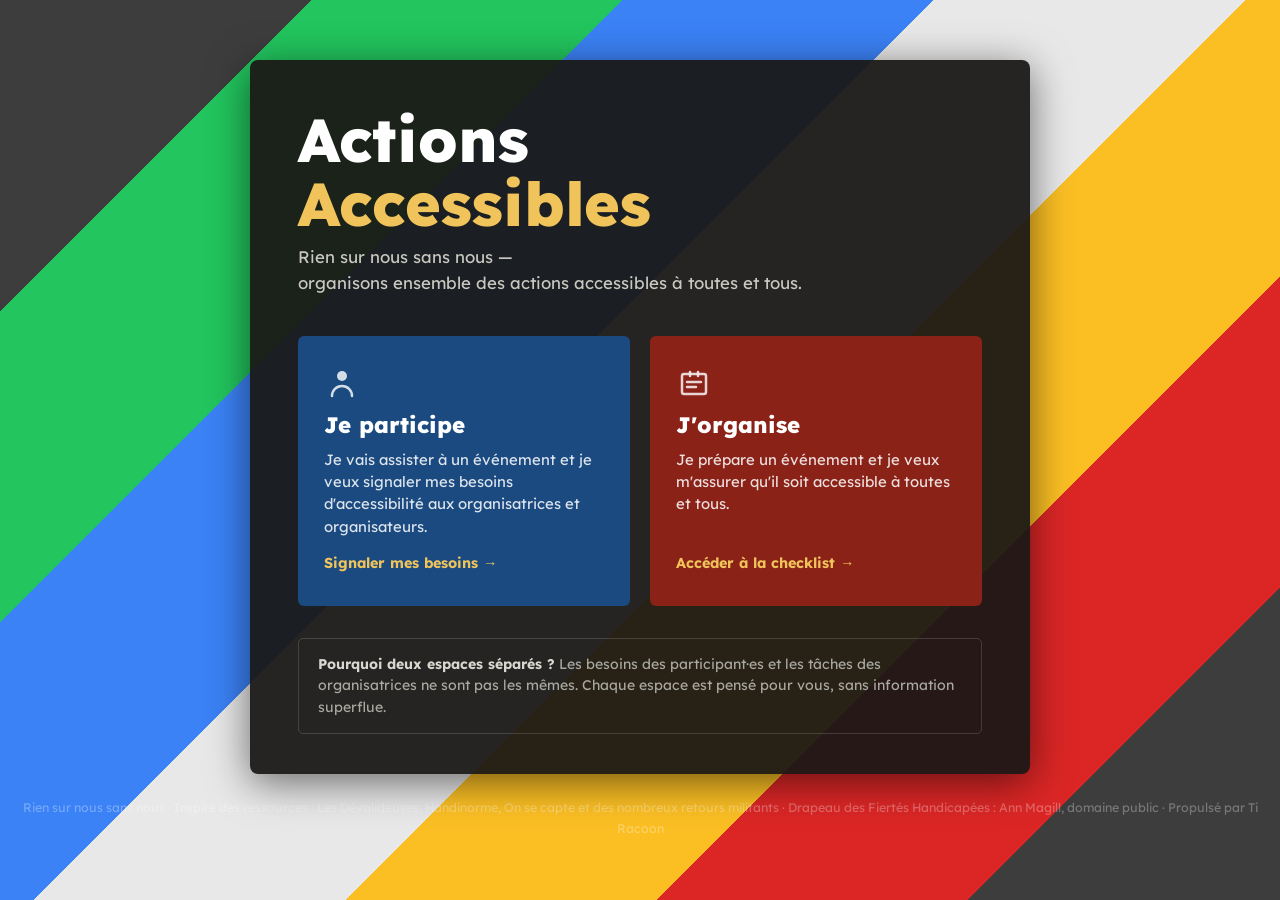
<file: index.html>
<!DOCTYPE html>
<html lang="fr">
<head>
    <meta charset="UTF-8">
    <meta name="viewport" content="width=device-width, initial-scale=1.0">
    <title>Actions Accessibles</title>
    <link rel="stylesheet" href="https://alixb-accessible.github.io/faites-mieux-toolbar/faites-mieux.css">
    <link rel="stylesheet" href="css/main.css">
    <style>
        body {
            background: var(--charbon);
            background-image: var(--fond-drapeau);
            background-attachment: fixed;
            display: flex;
            flex-direction: column;
            align-items: center;
            justify-content: center;
            padding: 2rem 1rem;
        }
        body::before { display: none; }
        .accueil-boite {
            background: rgba(26, 24, 22, 0.94);
            border-radius: 8px;
            max-width: 780px;
            width: 100%;
            padding: 3rem 3rem 2.5rem;
            box-shadow: 0 8px 40px rgba(0,0,0,0.55);
            position: relative;
            z-index: 1;
        }
        .accueil-titre { font-weight: 800; font-size: clamp(2.2rem, 5vw, 3.8rem); color: #ffffff; line-height: 1.05; margin-bottom: 0.5rem; }
        .accueil-titre span { color: #f0c45a; display: block; }
        .accueil-baseline { font-size: 1.05rem; color: #c8c8c0; margin-bottom: 2.5rem; line-height: 1.55; }
        .profils { display: grid; grid-template-columns: 1fr 1fr; gap: 1.25rem; margin-bottom: 2rem; }
        .profil-carte { display: flex; flex-direction: column; gap: 0.65rem; padding: 1.75rem 1.5rem; border-radius: 6px; border: 2px solid transparent; text-decoration: none; transition: border-color 0.18s, transform 0.18s, box-shadow 0.18s; }
        .profil-carte:focus-visible { outline: 3px solid #f0c45a; outline-offset: 3px; }
        .profil-participant { background: #1a4a80; color: #ffffff; }
        .profil-participant:hover { border-color: #f0c45a; transform: translateY(-2px); box-shadow: 0 6px 24px rgba(0,0,0,0.3); }
        .profil-orga { background: #8a2218; color: #ffffff; }
        .profil-orga:hover { border-color: #f0c45a; transform: translateY(-2px); box-shadow: 0 6px 24px rgba(0,0,0,0.3); }
        .profil-icone { width: 36px; height: 36px; opacity: 0.9; }
        .profil-titre { font-size: 1.4rem; font-weight: 800; color: #ffffff; margin: 0; }
        .profil-desc { font-size: 0.93rem; color: rgba(255,255,255,0.85); line-height: 1.5; flex: 1; }
        .profil-cta { display: inline-block; font-weight: 700; font-size: 0.9rem; color: #f0c45a; margin-top: 0.25rem; }
        .accueil-note { border: 1px solid rgba(255,255,255,0.15); border-radius: 5px; padding: 0.9rem 1.2rem; font-size: 0.88rem; color: #a8a8a0; line-height: 1.55; }
        .accueil-note strong { color: #d8d8d0; }
        .accueil-pied { text-align: center; margin-top: 1.5rem; font-size: 0.78rem; color: rgba(255,255,255,0.3); }
        @media (max-width: 580px) { .accueil-boite { padding: 2rem 1.25rem 1.75rem; } .profils { grid-template-columns: 1fr; } }
    </style>
</head>
<body>
    <main class="accueil-boite">
        <h1 class="accueil-titre">Actions<span>Accessibles</span></h1>
        <p class="accueil-baseline">Rien sur nous sans nous &mdash;<br>organisons ensemble des actions accessibles à toutes et tous.</p>
        <nav aria-label="Choisir votre espace">
            <div class="profils" role="list">
                <a href="participant/index.html" class="profil-carte profil-participant" role="listitem" aria-describedby="desc-participant">
                    <svg class="profil-icone" aria-hidden="true" focusable="false" viewBox="0 0 36 36" fill="none" xmlns="http://www.w3.org/2000/svg">
                        <circle cx="18" cy="10" r="5" fill="rgba(255,255,255,0.9)"/>
                        <path d="M8 30c0-5.523 4.477-10 10-10s10 4.477 10 10" stroke="rgba(255,255,255,0.9)" stroke-width="2.5" stroke-linecap="round" fill="none"/>
                    </svg>
                    <h2 class="profil-titre">Je participe</h2>
                    <p class="profil-desc" id="desc-participant">Je vais assister à un événement et je veux signaler mes besoins d'accessibilité aux organisatrices et organisateurs.</p>
                    <span class="profil-cta" aria-hidden="true">Signaler mes besoins &rarr;</span>
                </a>
                <a href="orga/index.html" class="profil-carte profil-orga" role="listitem" aria-describedby="desc-orga">
                    <svg class="profil-icone" aria-hidden="true" focusable="false" viewBox="0 0 36 36" fill="none" xmlns="http://www.w3.org/2000/svg">
                        <rect x="6" y="8" width="24" height="20" rx="2" stroke="rgba(255,255,255,0.9)" stroke-width="2.5" fill="none"/>
                        <path d="M11 16h14M11 21h9" stroke="rgba(255,255,255,0.9)" stroke-width="2.5" stroke-linecap="round"/>
                        <path d="M22 6v4M14 6v4" stroke="rgba(255,255,255,0.9)" stroke-width="2.5" stroke-linecap="round"/>
                    </svg>
                    <h2 class="profil-titre">J'organise</h2>
                    <p class="profil-desc" id="desc-orga">Je prépare un événement et je veux m'assurer qu'il soit accessible à toutes et tous.</p>
                    <span class="profil-cta" aria-hidden="true">Accéder à la checklist &rarr;</span>
                </a>
            </div>
        </nav>
        <div class="accueil-note" role="note">
            <strong>Pourquoi deux espaces séparés ?</strong>
            Les besoins des participant·es et les tâches des organisatrices ne sont pas les mêmes. Chaque espace est pensé pour vous, sans information superflue.
        </div>
    </main>
    <p class="accueil-pied">Rien sur nous sans nous &middot; Inspiré des ressources : Les Dévalideuses, Handinorme, On se capte et des nombreux retours militants &middot; Drapeau des Fiertés Handicapées : Ann Magill, domaine public &middot; Propulsé par Ti Racoon</p>
    <script src="https://alixb-accessible.github.io/faites-mieux-toolbar/faites-mieux.js" defer></script>
</body>
</html>
</file>
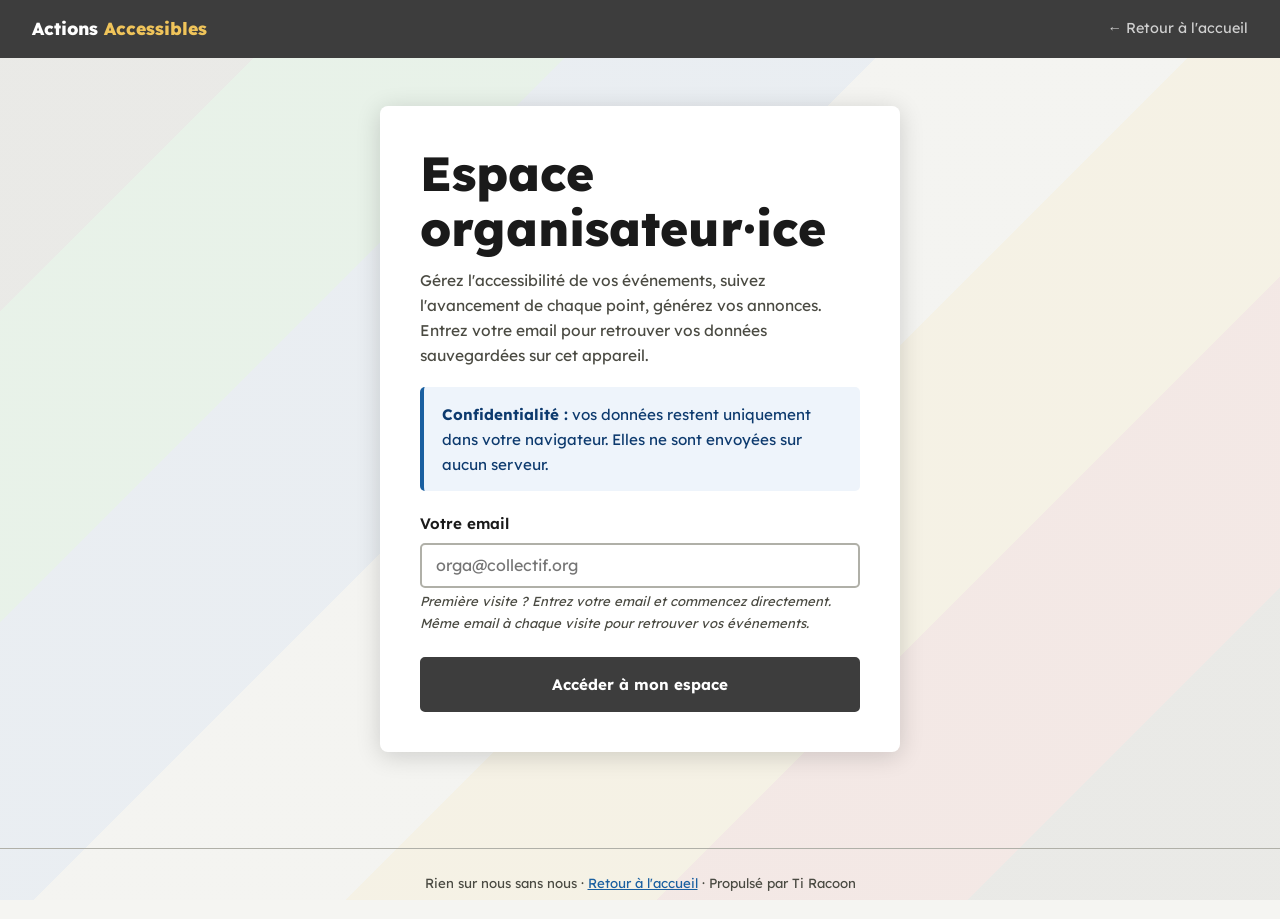
<file: orga/index.html>
<!DOCTYPE html>
<html lang="fr">
<head>
    <meta charset="UTF-8">
    <meta name="viewport" content="width=device-width, initial-scale=1.0">
    <title>Espace organisateur·ice — Actions Accessibles</title>
    <link rel="stylesheet" href="https://alixb-accessible.github.io/faites-mieux-toolbar/faites-mieux.css">
    <link rel="stylesheet" href="../css/main.css">
    <link rel="stylesheet" href="../css/orga.css">
</head>
<body>
    <nav class="nav-top" aria-label="Navigation principale">
        <a href="../index.html" class="nav-logo">Actions <span>Accessibles</span></a>
        <a href="../index.html" class="nav-retour">&larr; Retour à l'accueil</a>
    </nav>
    <main id="contenu-principal">
        <section class="connexion-section" id="section-connexion" aria-labelledby="titre-connexion">
            <div class="connexion-boite">
                <h1 id="titre-connexion">Espace organisateur·ice</h1>
                <p class="connexion-desc">Gérez l'accessibilité de vos événements, suivez l'avancement de chaque point, générez vos annonces. Entrez votre email pour retrouver vos données sauvegardées sur cet appareil.</p>
                <div class="alerte alerte-info" role="note">
                    <strong>Confidentialité :</strong> vos données restent uniquement dans votre navigateur. Elles ne sont envoyées sur aucun serveur.
                </div>
                <div class="form-groupe">
                    <label class="form-label" for="orga-email">Votre email</label>
                    <input type="email" id="orga-email" placeholder="orga@collectif.org" autocomplete="email" aria-describedby="email-aide">
                    <span class="form-indice" id="email-aide">Première visite ? Entrez votre email et commencez directement. Même email à chaque visite pour retrouver vos événements.</span>
                </div>
                <button class="btn btn-principal btn-pleine-largeur" onclick="connexion()" id="btn-connexion">Accéder à mon espace</button>
            </div>
        </section>
        <section class="espace-orga masque" id="section-espace" aria-labelledby="titre-espace">
            <div class="orga-barre-haut">
                <div>
                    <h1 id="titre-espace">Mes événements</h1>
                    <p class="orga-email-affiche" id="orga-email-affiche" aria-live="polite"></p>
                </div>
                <div class="orga-barre-actions">
                    <button class="btn btn-vert" onclick="afficherModalNouvel()">Créer un événement</button>
                    <button class="btn btn-contour btn-petit" onclick="deconnexion()">Changer d'email</button>
                </div>
            </div>
            <div id="liste-evenements" aria-live="polite" aria-label="Liste de vos événements"></div>
        </section>
    </main>
    <div id="modal-nouvel" class="modal-fond masque" role="dialog" aria-modal="true" aria-labelledby="modal-titre">
        <div class="modal-boite">
            <h2 id="modal-titre">Créer un événement</h2>
            <div class="form-groupe">
                <label class="form-label" for="nouvel-titre">Nom de l'événement <span class="requis" aria-label="obligatoire">*</span></label>
                <input type="text" id="nouvel-titre" placeholder="Ex : Réunion publique Bagnolet, Manif 1er mai…" autocomplete="off">
            </div>
            <div class="form-groupe">
                <label class="form-label" for="nouvel-type">Type d'action <span class="requis" aria-label="obligatoire">*</span></label>
                <select id="nouvel-type">
                    <option value="">Sélectionner…</option>
                    <option value="tractage">Tractage / collage</option>
                    <option value="petit">Petit événement (atelier, réunion interne…)</option>
                    <option value="reunion_publique">Réunion publique / AG / projection</option>
                    <option value="conference">Conférence / journée d'étude</option>
                    <option value="manif">Manifestation / cortège</option>
                    <option value="grand">Grand événement (université d'été, festival…)</option>
                    <option value="autre">Autre</option>
                </select>
            </div>
            <div class="form-groupe masque" id="nouvel-type-autre-groupe">
                <label class="form-label" for="nouvel-type-autre">Précisez le type d'action</label>
                <input type="text" id="nouvel-type-autre" placeholder="Ex : réunion Discord, balade militante…">
            </div>
            <div class="modal-actions">
                <button class="btn btn-vert" onclick="creerEvenement()">Créer</button>
                <button class="btn btn-contour" onclick="fermerModal()">Annuler</button>
            </div>
        </div>
    </div>
    <footer class="pied-page">
        <p>Rien sur nous sans nous &middot; <a href="../index.html">Retour à l'accueil</a> &middot; Propulsé par Ti Racoon</p>
    </footer>
    <script src="https://alixb-accessible.github.io/faites-mieux-toolbar/faites-mieux.js" defer></script>
    <script src="../js/storage.js"></script>
    <script src="../js/orga-accueil.js"></script>
</body>
</html>
</file>
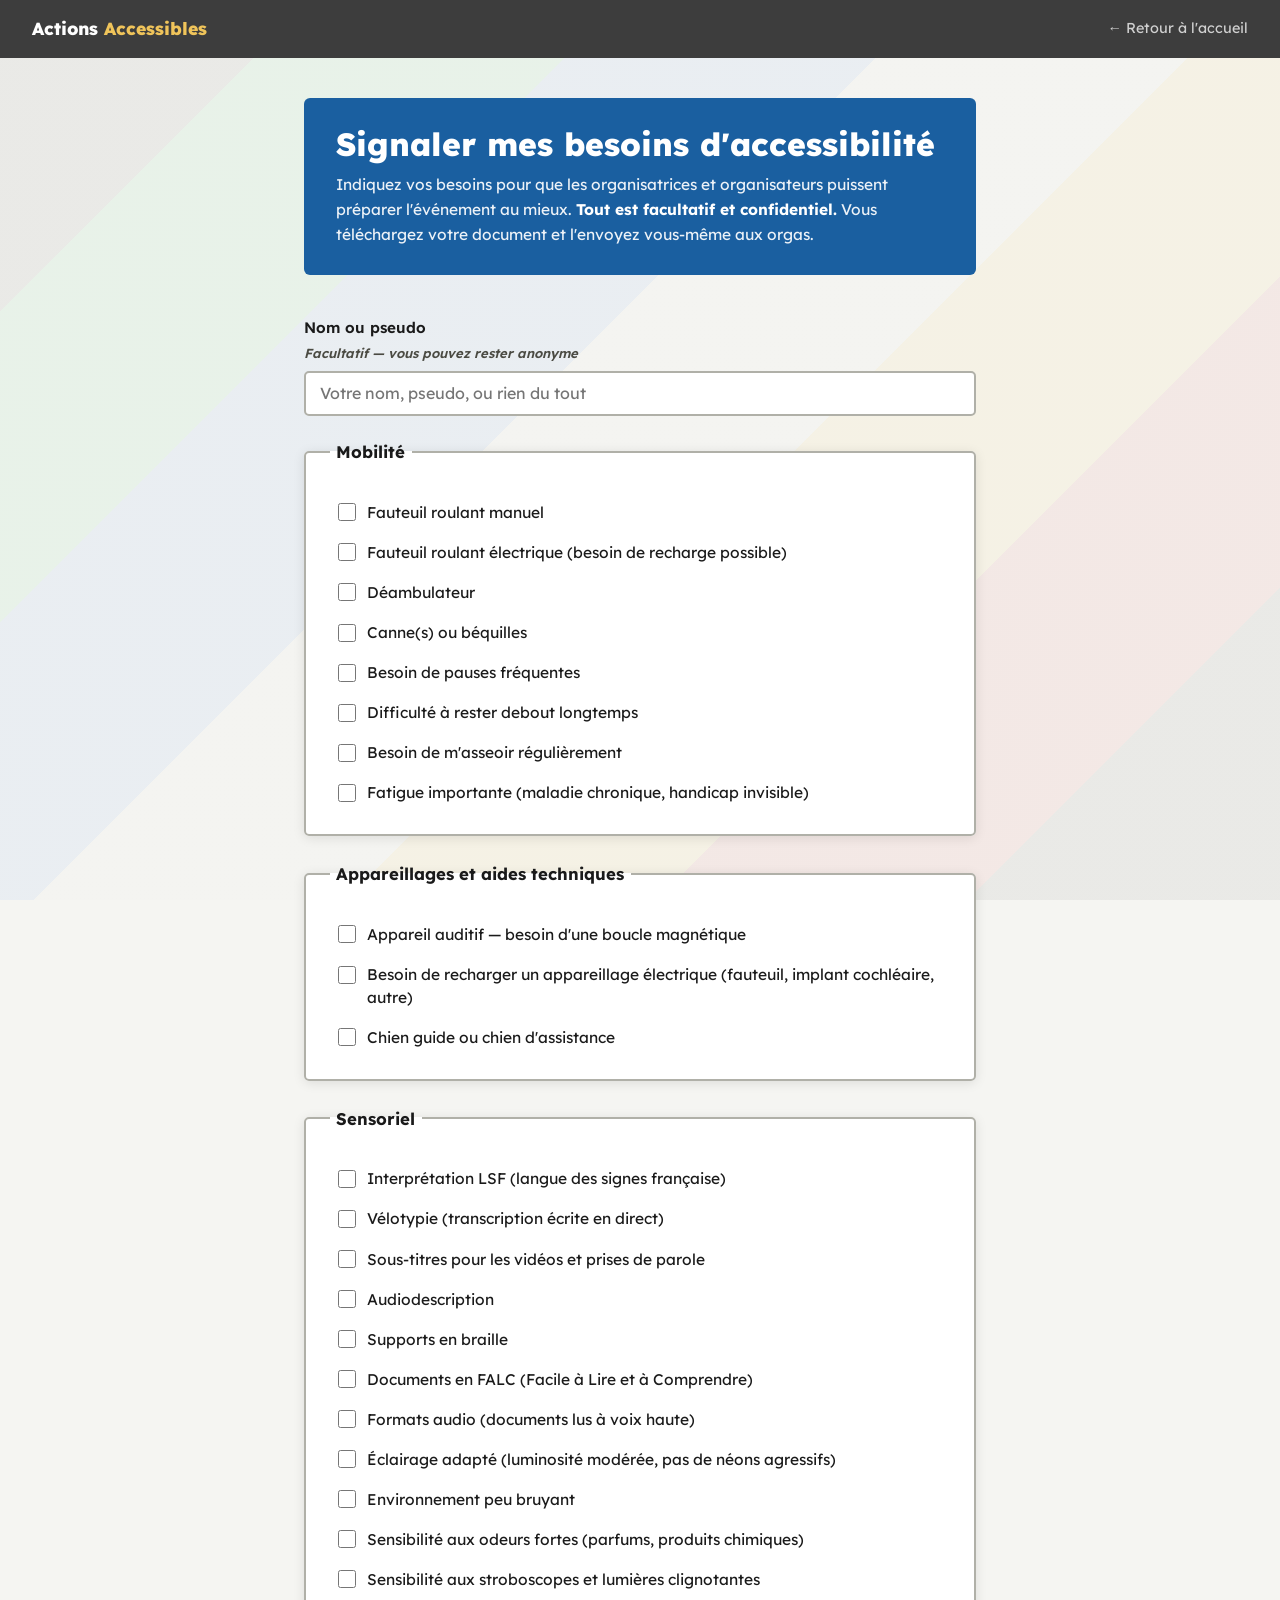
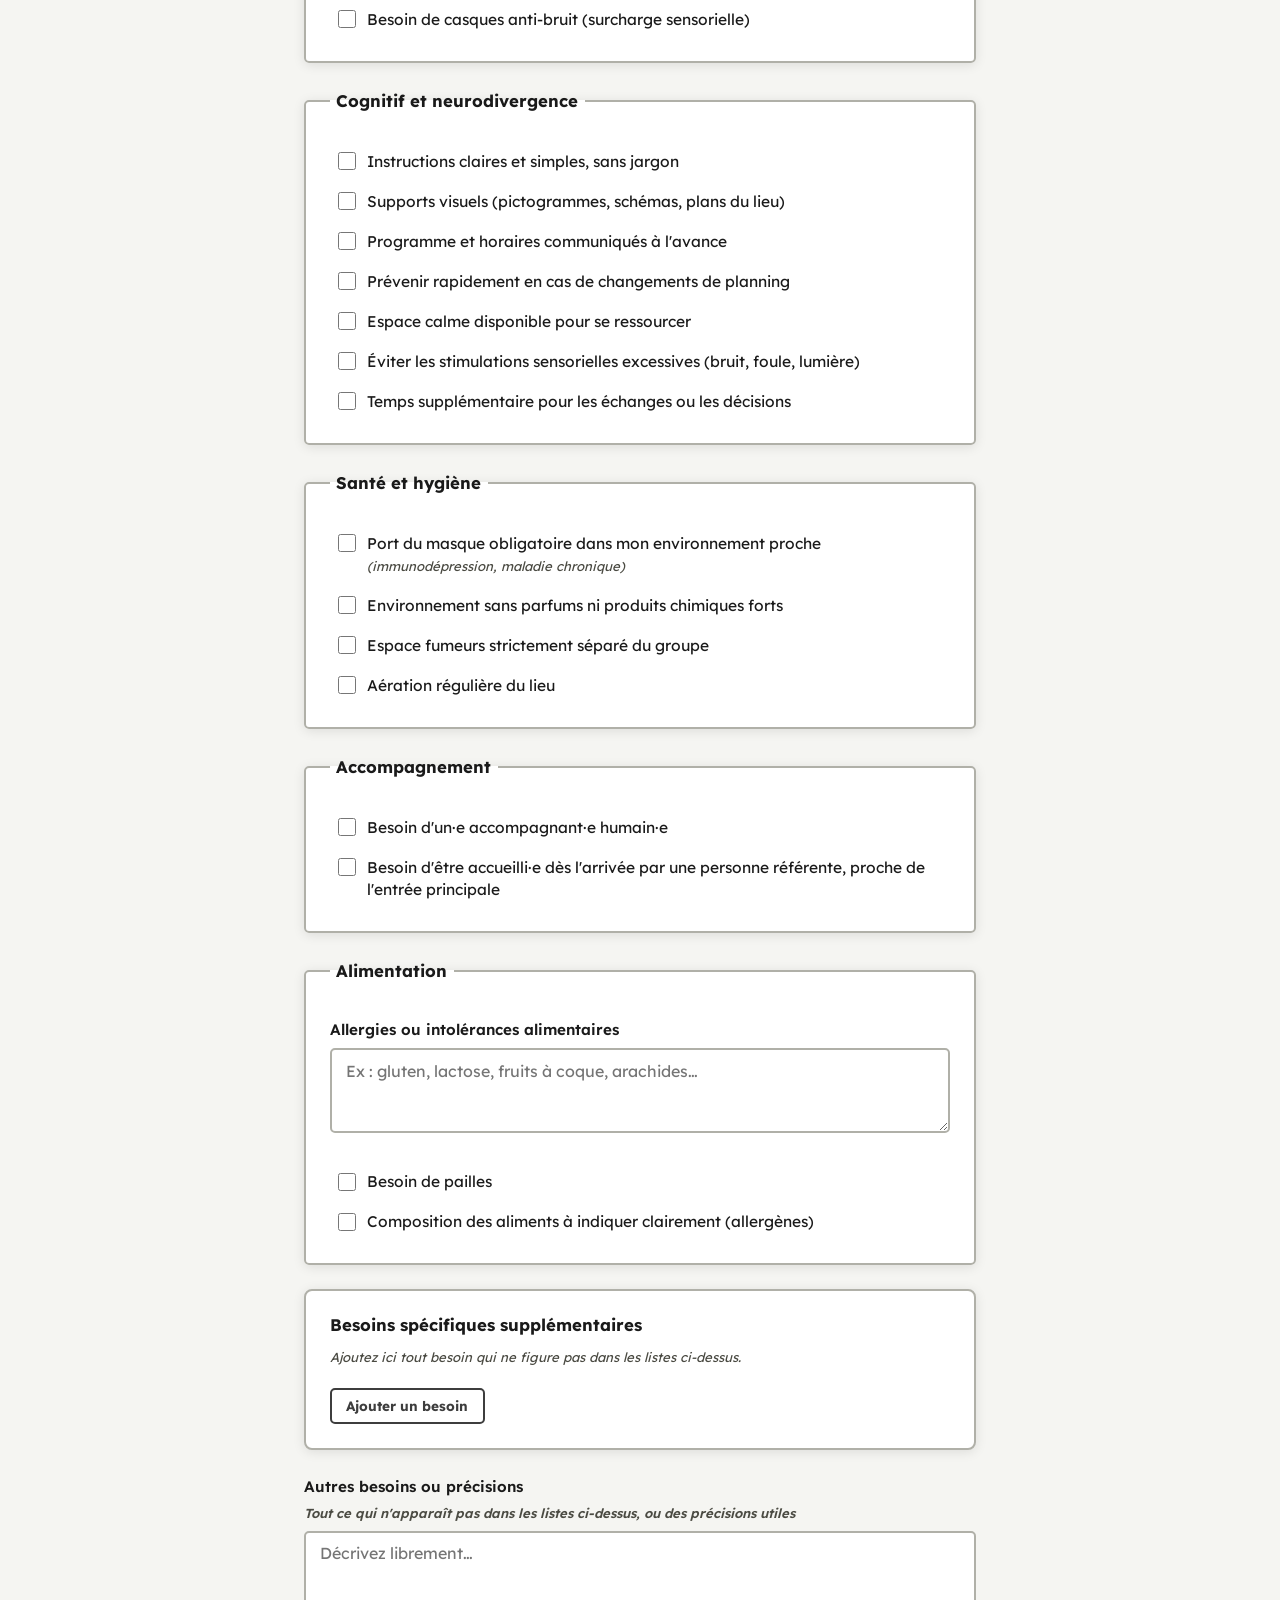
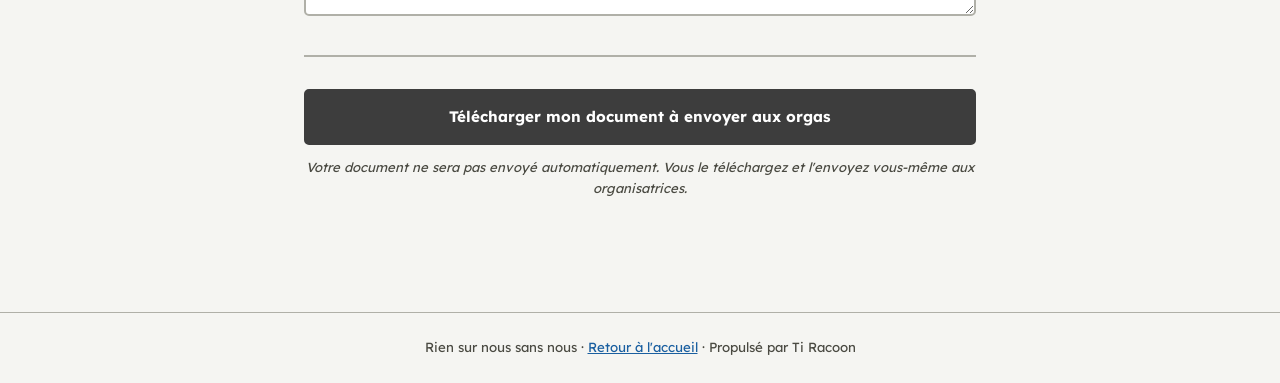
<file: participant/index.html>
<!DOCTYPE html>
<html lang="fr">
<head>
    <meta charset="UTF-8">
    <meta name="viewport" content="width=device-width, initial-scale=1.0">
    <title>Mes besoins d'accessibilité — Actions Accessibles</title>
    <link rel="stylesheet" href="https://alixb-accessible.github.io/faites-mieux-toolbar/faites-mieux.css">
    <link rel="stylesheet" href="../css/main.css">
    <link rel="stylesheet" href="../css/participant.css">
</head>
<body>
    <nav class="nav-top" aria-label="Navigation principale">
        <a href="../index.html" class="nav-logo">Actions <span>Accessibles</span></a>
        <a href="../index.html" class="nav-retour">&larr; Retour à l'accueil</a>
    </nav>
    <main id="contenu-principal" class="participant-contenu">
        <div class="page-intro">
            <h1>Signaler mes besoins d'accessibilité</h1>
            <p>Indiquez vos besoins pour que les organisatrices et organisateurs puissent préparer l'événement au mieux. <strong>Tout est facultatif et confidentiel.</strong> Vous téléchargez votre document et l'envoyez vous-même aux orgas.</p>
        </div>
        <form id="form-besoins" novalidate>
            <div class="form-groupe">
                <label class="form-label" for="nom">Nom ou pseudo <span class="form-indice">Facultatif — vous pouvez rester anonyme</span></label>
                <input type="text" id="nom" name="nom" placeholder="Votre nom, pseudo, ou rien du tout" autocomplete="nickname">
            </div>
            <fieldset>
                <legend>Mobilité</legend>
                <div class="cases-groupe">
                    <div class="case-item"><input type="checkbox" id="mob1" name="mobilite" value="Fauteuil roulant manuel"><label for="mob1">Fauteuil roulant manuel</label></div>
                    <div class="case-item"><input type="checkbox" id="mob2" name="mobilite" value="Fauteuil roulant électrique (besoin de recharge possible)"><label for="mob2">Fauteuil roulant électrique (besoin de recharge possible)</label></div>
                    <div class="case-item"><input type="checkbox" id="mob3" name="mobilite" value="Déambulateur"><label for="mob3">Déambulateur</label></div>
                    <div class="case-item"><input type="checkbox" id="mob4" name="mobilite" value="Canne ou béquilles"><label for="mob4">Canne(s) ou béquilles</label></div>
                    <div class="case-item"><input type="checkbox" id="mob5" name="mobilite" value="Besoin de pauses fréquentes"><label for="mob5">Besoin de pauses fréquentes</label></div>
                    <div class="case-item"><input type="checkbox" id="mob6" name="mobilite" value="Difficulté à rester debout longtemps"><label for="mob6">Difficulté à rester debout longtemps</label></div>
                    <div class="case-item"><input type="checkbox" id="mob7" name="mobilite" value="Besoin de m'asseoir régulièrement"><label for="mob7">Besoin de m'asseoir régulièrement</label></div>
                    <div class="case-item"><input type="checkbox" id="mob8" name="mobilite" value="Fatigue importante (maladie chronique, handicap invisible)"><label for="mob8">Fatigue importante (maladie chronique, handicap invisible)</label></div>
                </div>
            </fieldset>
            <fieldset>
                <legend>Appareillages et aides techniques</legend>
                <div class="cases-groupe">
                    <div class="case-item"><input type="checkbox" id="app1" name="appareillage" value="Appareil auditif — besoin d'une boucle magnétique"><label for="app1">Appareil auditif — besoin d'une boucle magnétique</label></div>
                    <div class="case-item"><input type="checkbox" id="app2" name="appareillage" value="Besoin de recharger un appareillage électrique (fauteuil, implant cochléaire, autre)"><label for="app2">Besoin de recharger un appareillage électrique (fauteuil, implant cochléaire, autre)</label></div>
                    <div class="case-item"><input type="checkbox" id="app3" name="appareillage" value="Chien guide ou chien d'assistance"><label for="app3">Chien guide ou chien d'assistance</label></div>
                </div>
            </fieldset>
            <fieldset>
                <legend>Sensoriel</legend>
                <div class="cases-groupe">
                    <div class="case-item"><input type="checkbox" id="sens1" name="sensoriel" value="Interprétation LSF (langue des signes française)"><label for="sens1">Interprétation LSF (langue des signes française)</label></div>
                    <div class="case-item"><input type="checkbox" id="sens2" name="sensoriel" value="Vélotypie (transcription écrite en direct)"><label for="sens2">Vélotypie (transcription écrite en direct)</label></div>
                    <div class="case-item"><input type="checkbox" id="sens3" name="sensoriel" value="Sous-titres pour les vidéos et prises de parole"><label for="sens3">Sous-titres pour les vidéos et prises de parole</label></div>
                    <div class="case-item"><input type="checkbox" id="sens4" name="sensoriel" value="Audiodescription"><label for="sens4">Audiodescription</label></div>
                    <div class="case-item"><input type="checkbox" id="sens5" name="sensoriel" value="Supports en braille"><label for="sens5">Supports en braille</label></div>
                    <div class="case-item"><input type="checkbox" id="sens6" name="sensoriel" value="Documents en FALC (Facile à Lire et à Comprendre)"><label for="sens6">Documents en FALC (Facile à Lire et à Comprendre)</label></div>
                    <div class="case-item"><input type="checkbox" id="sens7" name="sensoriel" value="Formats audio (documents lus à voix haute)"><label for="sens7">Formats audio (documents lus à voix haute)</label></div>
                    <div class="case-item"><input type="checkbox" id="sens8" name="sensoriel" value="Éclairage adapté (luminosité modérée, pas de néons agressifs)"><label for="sens8">Éclairage adapté (luminosité modérée, pas de néons agressifs)</label></div>
                    <div class="case-item"><input type="checkbox" id="sens9" name="sensoriel" value="Environnement peu bruyant"><label for="sens9">Environnement peu bruyant</label></div>
                    <div class="case-item"><input type="checkbox" id="sens10" name="sensoriel" value="Sensibilité aux odeurs fortes (parfums, produits chimiques)"><label for="sens10">Sensibilité aux odeurs fortes (parfums, produits chimiques)</label></div>
                    <div class="case-item"><input type="checkbox" id="sens11" name="sensoriel" value="Sensibilité aux stroboscopes et lumières clignotantes"><label for="sens11">Sensibilité aux stroboscopes et lumières clignotantes</label></div>
                    <div class="case-item"><input type="checkbox" id="sens12" name="sensoriel" value="Besoin de casques anti-bruit (surcharge sensorielle)"><label for="sens12">Besoin de casques anti-bruit (surcharge sensorielle)</label></div>
                </div>
            </fieldset>
            <fieldset>
                <legend>Cognitif et neurodivergence</legend>
                <div class="cases-groupe">
                    <div class="case-item"><input type="checkbox" id="cog1" name="cognitif" value="Instructions claires et simples, sans jargon"><label for="cog1">Instructions claires et simples, sans jargon</label></div>
                    <div class="case-item"><input type="checkbox" id="cog2" name="cognitif" value="Supports visuels (pictogrammes, schémas, plans du lieu)"><label for="cog2">Supports visuels (pictogrammes, schémas, plans du lieu)</label></div>
                    <div class="case-item"><input type="checkbox" id="cog3" name="cognitif" value="Programme et horaires communiqués à l'avance"><label for="cog3">Programme et horaires communiqués à l'avance</label></div>
                    <div class="case-item"><input type="checkbox" id="cog4" name="cognitif" value="Prévenir rapidement en cas de changements de planning"><label for="cog4">Prévenir rapidement en cas de changements de planning</label></div>
                    <div class="case-item"><input type="checkbox" id="cog5" name="cognitif" value="Espace calme disponible pour se ressourcer"><label for="cog5">Espace calme disponible pour se ressourcer</label></div>
                    <div class="case-item"><input type="checkbox" id="cog6" name="cognitif" value="Éviter les stimulations sensorielles excessives (bruit, foule, lumière)"><label for="cog6">Éviter les stimulations sensorielles excessives (bruit, foule, lumière)</label></div>
                    <div class="case-item"><input type="checkbox" id="cog7" name="cognitif" value="Temps supplémentaire pour les échanges ou les décisions"><label for="cog7">Temps supplémentaire pour les échanges ou les décisions</label></div>
                </div>
            </fieldset>
            <fieldset>
                <legend>Santé et hygiène</legend>
                <div class="cases-groupe">
                    <div class="case-item"><input type="checkbox" id="san1" name="sante" value="Port du masque obligatoire dans mon environnement proche (immunodépression, maladie chronique)"><label for="san1">Port du masque obligatoire dans mon environnement proche <span class="form-indice">(immunodépression, maladie chronique)</span></label></div>
                    <div class="case-item"><input type="checkbox" id="san2" name="sante" value="Environnement sans parfums ni produits chimiques forts"><label for="san2">Environnement sans parfums ni produits chimiques forts</label></div>
                    <div class="case-item"><input type="checkbox" id="san3" name="sante" value="Espace fumeurs strictement séparé du groupe"><label for="san3">Espace fumeurs strictement séparé du groupe</label></div>
                    <div class="case-item"><input type="checkbox" id="san4" name="sante" value="Aération régulière du lieu"><label for="san4">Aération régulière du lieu</label></div>
                </div>
            </fieldset>
            <fieldset>
                <legend>Accompagnement</legend>
                <div class="cases-groupe">
                    <div class="case-item"><input type="checkbox" id="acc1" name="accompagnement" value="Besoin d'un·e accompagnant·e humain·e"><label for="acc1">Besoin d'un·e accompagnant·e humain·e</label></div>
                    <div class="case-item"><input type="checkbox" id="acc2" name="accompagnement" value="Besoin d'être accueilli·e dès l'arrivée par une personne référente, proche de l'entrée principale"><label for="acc2">Besoin d'être accueilli·e dès l'arrivée par une personne référente, proche de l'entrée principale</label></div>
                </div>
            </fieldset>
            <fieldset>
                <legend>Alimentation</legend>
                <div class="form-groupe" style="margin-top:0.75rem">
                    <label class="form-label" for="allergies">Allergies ou intolérances alimentaires</label>
                    <textarea id="allergies" name="allergies" placeholder="Ex : gluten, lactose, fruits à coque, arachides…"></textarea>
                </div>
                <div class="cases-groupe">
                    <div class="case-item"><input type="checkbox" id="alim1" name="alimentation" value="Besoin de pailles"><label for="alim1">Besoin de pailles</label></div>
                    <div class="case-item"><input type="checkbox" id="alim2" name="alimentation" value="Composition des aliments à indiquer clairement (allergènes)"><label for="alim2">Composition des aliments à indiquer clairement (allergènes)</label></div>
                </div>
            </fieldset>
            <div class="besoins-custom-section">
                <h2>Besoins spécifiques supplémentaires</h2>
                <p class="form-indice" style="margin-bottom:0.75rem">Ajoutez ici tout besoin qui ne figure pas dans les listes ci-dessus.</p>
                <div id="liste-besoins-custom"></div>
                <button type="button" class="btn btn-contour btn-petit" onclick="ajouterBesoinCustom()" style="margin-top:0.5rem">Ajouter un besoin</button>
            </div>
            <div class="form-groupe">
                <label class="form-label" for="autres-besoins">Autres besoins ou précisions <span class="form-indice">Tout ce qui n'apparaît pas dans les listes ci-dessus, ou des précisions utiles</span></label>
                <textarea id="autres-besoins" name="autres" placeholder="Décrivez librement…"></textarea>
            </div>
            <div class="actions-formulaire">
                <button type="button" class="btn btn-principal btn-pleine-largeur" onclick="telechargerBesoins()">Télécharger mon document à envoyer aux orgas</button>
                <p class="form-indice" style="text-align:center; margin-top:0.75rem;">Votre document ne sera pas envoyé automatiquement. Vous le téléchargez et l'envoyez vous-même aux organisatrices.</p>
            </div>
        </form>
    </main>
    <footer class="pied-page">
        <p>Rien sur nous sans nous &middot; <a href="../index.html">Retour à l'accueil</a> &middot; Propulsé par Ti Racoon</p>
    </footer>
    <script src="https://alixb-accessible.github.io/faites-mieux-toolbar/faites-mieux.js" defer></script>
    <script src="../js/participant.js"></script>
</body>
</html>
</file>
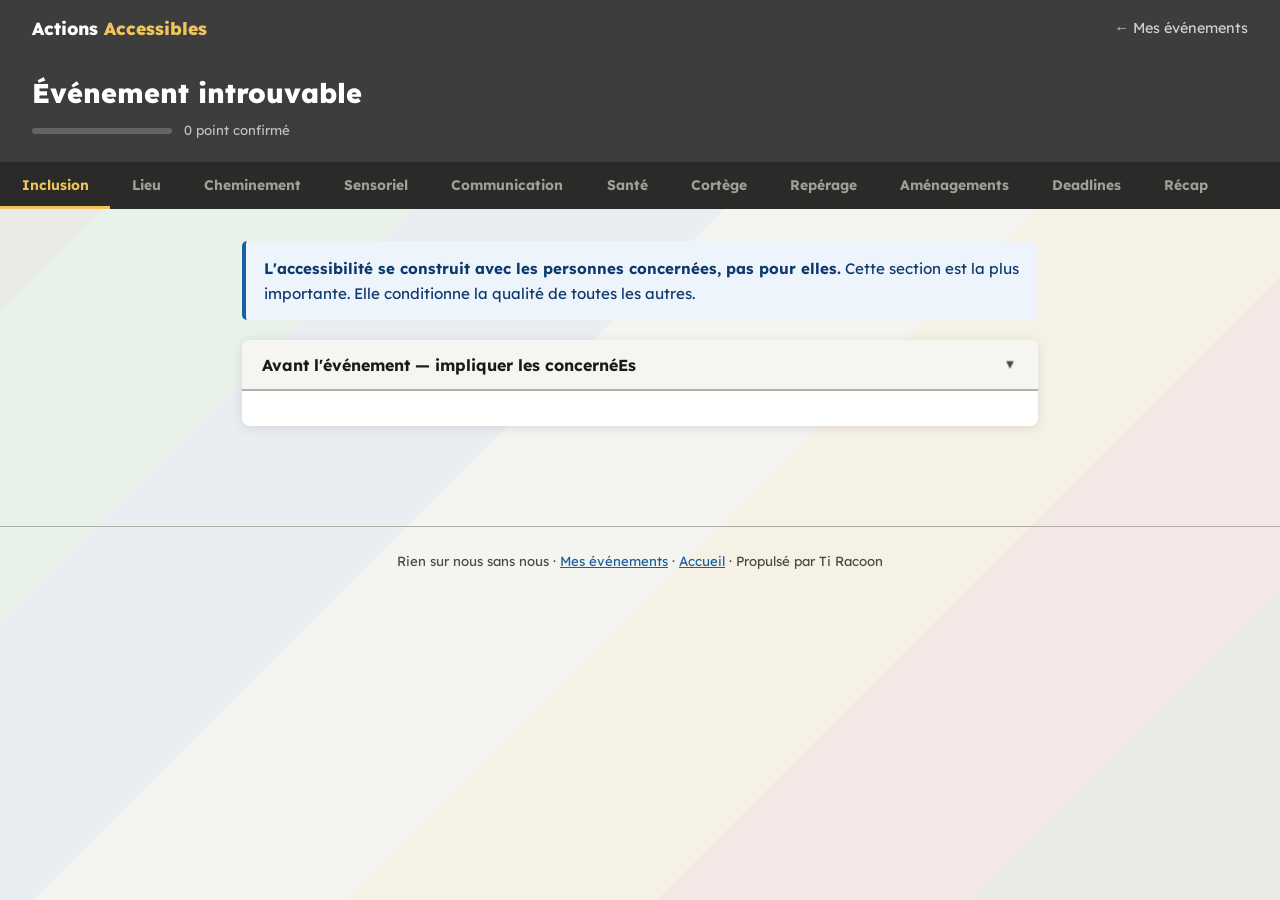
<file: orga/checklist.html>
<!DOCTYPE html>
<html lang="fr">
<head>
    <meta charset="UTF-8">
    <meta name="viewport" content="width=device-width, initial-scale=1.0">
    <title>Checklist accessibilité — Actions Accessibles</title>
    <link rel="stylesheet" href="https://alixb-accessible.github.io/faites-mieux-toolbar/faites-mieux.css">
    <link rel="stylesheet" href="../css/main.css">
    <link rel="stylesheet" href="../css/orga.css">
    <style>
        .deadline-groupe {
            display: flex;
            align-items: center;
            gap: 0.5rem;
            margin-top: 0.4rem;
            flex-wrap: wrap;
        }
        .deadline-label {
            font-size: 0.8rem;
            color: var(--gris-texte);
            white-space: nowrap;
        }
        .deadline-input {
            padding: 0.2rem 0.4rem;
            border: 1px solid var(--gris-bord);
            border-radius: 4px;
            font-family: var(--font);
            font-size: 0.8rem;
            background: var(--blanc);
            color: var(--noir-texte);
        }
        .deadline-badge {
            display: inline-block;
            padding: 0.15rem 0.5rem;
            border-radius: 3px;
            font-size: 0.75rem;
            font-weight: 700;
        }
        .deadline-vert   { background: #eef7f1; color: #1a5e36; border: 1px solid #2a7a48; }
        .deadline-orange { background: #fff4e5; color: #8a4a00; border: 1px solid #e08000; }
        .deadline-rouge  { background: #fdf0ef; color: #7a1a14; border: 1px solid #c8342a; }

        .panneau-deadlines {
            background: var(--blanc);
            border-radius: 8px;
            padding: 1.25rem;
            margin-bottom: 1rem;
            box-shadow: var(--ombre);
        }
        .deadlines-liste { margin-top: 0.75rem; }
        .deadline-ligne {
            display: flex;
            align-items: center;
            gap: 0.75rem;
            padding: 0.5rem 0;
            border-bottom: 1px solid #f0f0eb;
            font-size: 0.88rem;
            flex-wrap: wrap;
        }
        .deadline-ligne:last-child { border-bottom: none; }
        .deadline-ligne-label { flex: 1; min-width: 200px; }
    </style>
</head>
<body class="page-checklist">
    <nav class="nav-top" aria-label="Navigation principale">
        <a href="../index.html" class="nav-logo">Actions <span>Accessibles</span></a>
        <a href="index.html" class="nav-retour" id="lien-retour">&larr; Mes événements</a>
    </nav>
    <div class="evenement-entete">
        <h1 id="titre-evenement">Chargement…</h1>
        <div class="meta-entete"><span id="meta-type"></span><span id="meta-lieu"></span></div>
        <div class="prog-entete" aria-live="polite">
            <div class="prog-barre" role="progressbar" id="prog-barre" aria-valuenow="0" aria-valuemin="0" aria-valuemax="100" aria-label="Progression">
                <div class="prog-barre-inner" id="prog-barre-inner" style="width:0%"></div>
            </div>
            <span class="prog-texte" id="prog-texte">0 point confirmé</span>
        </div>
    </div>
    <div class="onglets-barre" role="tablist" aria-label="Sections de la checklist">
        <button class="onglet-btn" role="tab" aria-selected="true"  aria-controls="panneau-inclusion"     id="onglet-inclusion">Inclusion</button>
        <button class="onglet-btn" role="tab" aria-selected="false" aria-controls="panneau-lieu"          id="onglet-lieu">Lieu</button>
        <button class="onglet-btn" role="tab" aria-selected="false" aria-controls="panneau-cheminement"   id="onglet-cheminement">Cheminement</button>
        <button class="onglet-btn" role="tab" aria-selected="false" aria-controls="panneau-sensoriel"     id="onglet-sensoriel">Sensoriel</button>
        <button class="onglet-btn" role="tab" aria-selected="false" aria-controls="panneau-communication" id="onglet-communication">Communication</button>
        <button class="onglet-btn" role="tab" aria-selected="false" aria-controls="panneau-sante"         id="onglet-sante">Santé</button>
        <button class="onglet-btn" role="tab" aria-selected="false" aria-controls="panneau-manif"         id="onglet-manif">Cortège</button>
        <button class="onglet-btn" role="tab" aria-selected="false" aria-controls="panneau-reperage"      id="onglet-reperage">Repérage</button>
        <button class="onglet-btn" role="tab" aria-selected="false" aria-controls="panneau-custom"        id="onglet-custom">Aménagements</button>
        <button class="onglet-btn" role="tab" aria-selected="false" aria-controls="panneau-deadlines"     id="onglet-deadlines">Deadlines</button>
        <button class="onglet-btn" role="tab" aria-selected="false" aria-controls="panneau-recap"         id="onglet-recap">Récap</button>
    </div>
    <main id="contenu-principal">

        <div id="panneau-inclusion" class="onglet-panneau actif" role="tabpanel" aria-labelledby="onglet-inclusion">
            <div class="alerte alerte-info"><strong>L'accessibilité se construit avec les personnes concernées, pas pour elles.</strong> Cette section est la plus importante. Elle conditionne la qualité de toutes les autres.</div>
            <div class="cl-section">
                <button class="cl-section-titre" aria-expanded="true" onclick="toggleSection(this)">Avant l'événement — impliquer les concernéEs <span class="chevron" aria-hidden="true">&#9658;</span></button>
                <div class="cl-section-corps"><div id="items-inclusion"></div></div>
            </div>
        </div>

        <div id="panneau-lieu" class="onglet-panneau" role="tabpanel" aria-labelledby="onglet-lieu">
            <div class="cl-section">
                <button class="cl-section-titre" aria-expanded="true" onclick="toggleSection(this)">Informations générales <span class="chevron" aria-hidden="true">&#9658;</span></button>
                <div class="cl-section-corps">
                    <div class="form-groupe"><label class="form-label" for="champ-lieu">Nom et adresse du lieu</label><input type="text" id="champ-lieu" placeholder="Ex : Maison des associations, 12 rue Victor Hugo, Lyon" onchange="sauvegarderChamp('lieu', this.value)"></div>
                    <div class="form-groupe"><label class="form-label" for="champ-etage">Étage / niveau</label><input type="text" id="champ-etage" placeholder="Ex : Rez-de-chaussée, 2ème étage sans ascenseur…" onchange="sauvegarderChamp('etage', this.value)"></div>
                    <div class="form-groupe"><label class="form-label" for="champ-date">Date de l'événement</label><input type="date" id="champ-date" onchange="sauvegarderChamp('date', this.value)"></div>
                    <div class="form-groupe"><label class="form-label" for="champ-contact">Contact accessibilité <span class="form-indice">Email ou téléphone à communiquer aux participant·es</span></label><input type="text" id="champ-contact" placeholder="Ex : accessibilite@collectif.org ou 06 12 34 56 78" onchange="sauvegarderChamp('contact', this.value)"></div>
                    <div class="form-groupe"><label class="form-label" for="champ-referent">Personne référente accessibilité <span class="form-indice">Nom + contact direct, sera présente le jour J</span></label><input type="text" id="champ-referent" placeholder="Ex : Mariam Diallo — 06 12 34 56 78" onchange="sauvegarderChamp('referent', this.value)"></div>
                </div>
            </div>
            <div class="cl-section">
                <button class="cl-section-titre" aria-expanded="true" onclick="toggleSection(this)">Accessibilité physique du lieu <span class="chevron" aria-hidden="true">&#9658;</span></button>
                <div class="cl-section-corps"><div id="items-lieu"></div></div>
            </div>
        </div>

        <div id="panneau-cheminement" class="onglet-panneau" role="tabpanel" aria-labelledby="onglet-cheminement">
            <div class="alerte alerte-info">Décrivez comment on accède au lieu depuis les transports en commun ou le parking.</div>
            <div class="cl-section">
                <button class="cl-section-titre" aria-expanded="true" onclick="toggleSection(this)">Cheminement et accès <span class="chevron" aria-hidden="true">&#9658;</span></button>
                <div class="cl-section-corps">
                    <div id="items-cheminement"></div>
                    <div class="form-groupe" style="margin-top:1rem">
                        <label class="form-label" for="champ-cheminementLibre">Précisions complémentaires <span class="form-indice">Obstacles ponctuels, travaux, points de repère utiles…</span></label>
                        <textarea id="champ-cheminementLibre" placeholder="Ex : travaux rue Gambetta jusqu'au 15 mai…" onchange="sauvegarderChamp('cheminementLibre', this.value)"></textarea>
                    </div>
                </div>
            </div>
        </div>

        <div id="panneau-sensoriel" class="onglet-panneau" role="tabpanel" aria-labelledby="onglet-sensoriel">
            <div class="cl-section">
                <button class="cl-section-titre" aria-expanded="true" onclick="toggleSection(this)">Environnement sensoriel <span class="chevron" aria-hidden="true">&#9658;</span></button>
                <div class="cl-section-corps"><div id="items-sensoriel"></div></div>
            </div>
        </div>

        <div id="panneau-communication" class="onglet-panneau" role="tabpanel" aria-labelledby="onglet-communication">
            <div class="cl-section">
                <button class="cl-section-titre" aria-expanded="true" onclick="toggleSection(this)">Accessibilité de la communication <span class="chevron" aria-hidden="true">&#9658;</span></button>
                <div class="cl-section-corps"><div id="items-communication"></div></div>
            </div>
        </div>

        <div id="panneau-sante" class="onglet-panneau" role="tabpanel" aria-labelledby="onglet-sante">
            <div class="cl-section">
                <button class="cl-section-titre" aria-expanded="true" onclick="toggleSection(this)">Hygiène et santé <span class="chevron" aria-hidden="true">&#9658;</span></button>
                <div class="cl-section-corps"><div id="items-sante"></div></div>
            </div>
            <div class="cl-section">
                <button class="cl-section-titre" aria-expanded="true" onclick="toggleSection(this)">Alimentation <span class="chevron" aria-hidden="true">&#9658;</span></button>
                <div class="cl-section-corps"><div id="items-alimentation"></div></div>
            </div>
        </div>

        <div id="panneau-manif" class="onglet-panneau" role="tabpanel" aria-labelledby="onglet-manif">
            <div class="alerte alerte-info" id="alerte-non-manif">Cet onglet concerne les manifestations et cortèges. Il n'est pas pertinent pour votre type d'événement, mais vous pouvez l'utiliser si nécessaire.</div>
            <div class="cl-section">
                <button class="cl-section-titre" aria-expanded="true" onclick="toggleSection(this)">Organisation du cortège <span class="chevron" aria-hidden="true">&#9658;</span></button>
                <div class="cl-section-corps">
                    <div id="items-manif"></div>
                    <div class="form-groupe" style="margin-top:1rem">
                        <label class="form-label" for="champ-cortegeNote">Notes sur l'organisation du cortège <span class="form-indice">Rythme prévu, points de ralliement, pauses…</span></label>
                        <textarea id="champ-cortegeNote" placeholder="Ex : pause toutes les 30 min…" onchange="sauvegarderChamp('cortegeNote', this.value)"></textarea>
                    </div>
                </div>
            </div>
        </div>

        <div id="panneau-reperage" class="onglet-panneau" role="tabpanel" aria-labelledby="onglet-reperage">
            <div class="alerte alerte-info">Le repérage terrain est essentiel : il permet de confirmer ce que vous avez indiqué dans les autres onglets, et de proposer des photos aux participant·es qui souhaitent se faire une idée du lieu avant de venir.</div>
            <div class="reperage-bloc">
                <h2>Repérage effectué</h2>
                <div class="cases-groupe"><div class="case-item"><input type="checkbox" id="reperage-fait" onchange="sauvegarderReperage('fait', this.checked)"><label for="reperage-fait">Visite de repérage effectuée</label></div></div>
                <div class="form-groupe" style="margin-top:0.75rem"><label class="form-label" for="reperage-date">Date du repérage</label><input type="date" id="reperage-date" onchange="sauvegarderReperage('date', this.value)"></div>
                <div class="form-groupe"><label class="form-label" for="reperage-par">Effectué par <span class="form-indice">Idéalement : au moins une personne concernée (handicapée)</span></label><input type="text" id="reperage-par" placeholder="Ex : Nadia (utilisatrice de fauteuil) + Yohan" onchange="sauvegarderReperage('par', this.value)"></div>
            </div>
            <div class="reperage-bloc">
                <h2>Documentation visuelle</h2>
                <div class="reperage-media-ligne">
                    <button class="btn-media" id="btn-photos" onclick="toggleMedia('photos')" aria-pressed="false">Photos prises</button>
                    <button class="btn-media" id="btn-video"  onclick="toggleMedia('video')"  aria-pressed="false">Vidéo prise</button>
                </div>
                <div class="form-groupe"><label class="form-label" for="reperage-media-lien">Lien vers les photos / vidéos <span class="form-indice">Drive, album partagé, etc.</span></label><input type="text" id="reperage-media-lien" placeholder="https://…" onchange="sauvegarderReperage('lien', this.value)"></div>
                <div class="form-groupe"><label class="form-label" for="reperage-notes">Notes de repérage</label><textarea id="reperage-notes" placeholder="Ex : la rampe d'accès est en bon état mais la porte est lourde…" onchange="sauvegarderReperage('notes', this.value)"></textarea></div>
            </div>
        </div>

        <div id="panneau-custom" class="onglet-panneau" role="tabpanel" aria-labelledby="onglet-custom">
            <div class="alerte alerte-info"><strong>Vous avez organisé une réunion préparatoire avec des personnes concernées ?</strong> Ajoutez ici les aménagements spécifiques qu'elles ont demandés, ou que vous souhaitez mettre en place et qui ne figurent pas dans les autres sections.</div>
            <div id="liste-custom"></div>
            <button class="btn btn-contour" onclick="ajouterAmenagement()" style="margin-top:0.5rem">Ajouter un aménagement</button>
        </div>

        <!-- ONGLET DEADLINES -->
        <div id="panneau-deadlines" class="onglet-panneau" role="tabpanel" aria-labelledby="onglet-deadlines">
            <div class="alerte alerte-info">
                <strong>Suivez les échéances de chaque point d'accessibilité.</strong>
                Assignez une date limite à chaque action depuis les autres onglets.
                Les points sont colorés selon l'urgence :
                <span style="color:#1a5e36;font-weight:700;">vert</span> (plus de 2 semaines),
                <span style="color:#8a4a00;font-weight:700;">orange</span> (moins de 2 semaines),
                <span style="color:#7a1a14;font-weight:700;">rouge</span> (moins de 3 jours ou dépassé).
            </div>
            <div class="panneau-deadlines">
                <div style="display:flex;gap:0.75rem;flex-wrap:wrap;margin-bottom:1rem;">
                    <button class="btn btn-rouge btn-petit" onclick="envoyerAlertesMail()">Recevoir les alertes par mail</button>
                </div>
                <div class="deadlines-liste" id="deadlines-liste">
                    <p style="color:var(--gris-texte);font-size:0.9rem;">Aucune deadline assignée pour l'instant. Ajoutez des dates depuis les autres onglets.</p>
                </div>
            </div>
        </div>

        <!-- ONGLET RECAP -->
        <div id="panneau-recap" class="onglet-panneau" role="tabpanel" aria-labelledby="onglet-recap">
            <div class="alerte alerte-info">
                <strong>Récap de la checklist d'accessibilité.</strong>
                Ce document liste tous les points confirmés, prévus ou en cours pour votre événement.
                Il vous sert de repaire interne pour suivre l'avancement, et peut être partagé avec votre équipe ou les personnes concernées pour montrer ce qui a été prévu.
                Il est mis à jour automatiquement à chaque modification de la checklist.
            </div>
            <div class="annonce-actions" style="margin-bottom:1.25rem">
                <button class="btn btn-vert" onclick="genererAnnonce()">Générer le récap</button>
                <button class="btn btn-contour" onclick="copierAnnonce()" id="btn-copier" disabled>Copier le récap</button>
                <button class="btn btn-contour" onclick="telechargerAnnonce()" id="btn-telecharger" disabled>Télécharger (.txt)</button>
            </div>
            <pre class="annonce-rendu" id="annonce-rendu" aria-live="polite" aria-label="Récap de la checklist d'accessibilité">Cliquez sur « Générer le récap » pour produire le document.</pre>
        </div>

    </main>
    <footer class="pied-page">
        <p>Rien sur nous sans nous &middot; <a href="index.html">Mes événements</a> &middot; <a href="../index.html">Accueil</a> &middot; Propulsé par Ti Racoon</p>
    </footer>
    <script src="https://alixb-accessible.github.io/faites-mieux-toolbar/faites-mieux.js" defer></script>
    <script src="../js/storage.js"></script>
    <script src="../js/checklist-data.js"></script>
    <script src="../js/checklist.js"></script>
</body>
</html>
</file>
<file: css/main.css>
/* ============================================================
   ACTIONS ACCESSIBLES — main.css
   Police : Lexend (lisibilite maximale)
   Drapeau des Fiertes Handicapees (Ann Magill, 2021)
   ============================================================ */

@import url('https://fonts.googleapis.com/css2?family=Lexend:wght@400;500;600;700;800&display=swap');

:root {
    --charbon:      #3d3d3d;
    --rouge:        #c8342a;
    --or:           #c49a28;
    --gris-drapeau: #d4d4d4;
    --bleu:         #1a5fa0;
    --vert:         #2a7a48;
    --fond:         #f5f5f2;
    --blanc:        #ffffff;
    --noir-texte:   #1a1a1a;
    --gris-bord:    #b0b0a8;
    --gris-texte:   #4a4a42;
    --gris-clair:   #ebebeb;
    --font:         'Lexend', Arial, sans-serif;
    --radius:       5px;
    --ombre:        0 2px 12px rgba(0,0,0,0.10);
    --ombre-m:      0 4px 24px rgba(0,0,0,0.16);
    --fond-drapeau: linear-gradient(
        135deg,
        #3d3d3d 0%, #3d3d3d 14.28%,
        #22c55e 14.28%, #22c55e 28.56%,
        #3b82f6 28.56%, #3b82f6 42.84%,
        #e8e8e8 42.84%, #e8e8e8 57.12%,
        #fbbf24 57.12%, #fbbf24 71.4%,
        #dc2626 71.4%, #dc2626 85.68%,
        #3d3d3d 85.68%, #3d3d3d 100%
    );
}

*, *::before, *::after { margin: 0; padding: 0; box-sizing: border-box; }
html { scroll-behavior: smooth; }

body {
    font-family: var(--font);
    font-size: 1rem;
    line-height: 1.65;
    color: var(--noir-texte);
    background: var(--fond);
    min-height: 100vh;
}

/* Fond drapeau subtil sur toutes les pages internes */
body::before {
    content: '';
    position: fixed;
    inset: 0;
    background: var(--fond-drapeau);
    opacity: 0.06;
    pointer-events: none;
    z-index: 0;
}

:focus-visible { outline: 3px solid var(--bleu); outline-offset: 3px; border-radius: 2px; }

h1, h2, h3, h4 { font-family: var(--font); line-height: 1.15; color: var(--noir-texte); font-weight: 800; }
h1 { font-size: clamp(1.9rem, 4vw, 3rem); }
h2 { font-size: clamp(1.3rem, 2.5vw, 1.75rem); font-weight: 700; }
h3 { font-size: 1.15rem; font-weight: 700; }
h4 { font-size: 1rem; font-weight: 700; }

a { color: var(--bleu); text-decoration: underline; }
a:hover { color: var(--noir-texte); }

/* NAV */
.nav-top {
    background: var(--charbon);
    display: flex;
    align-items: center;
    justify-content: space-between;
    padding: 0.9rem 2rem;
    gap: 1rem;
    position: relative;
    z-index: 10;
}
.nav-logo { font-family: var(--font); font-weight: 800; font-size: 1.1rem; color: #ffffff; text-decoration: none; }
.nav-logo span { color: #f0c45a; }
.nav-retour { font-size: 0.9rem; color: #d0d0d0; text-decoration: none; border-bottom: 1px solid transparent; transition: border-color 0.15s, color 0.15s; }
.nav-retour:hover { color: #ffffff; border-bottom-color: #ffffff; }

/* BOUTONS */
.btn { display: inline-block; padding: 0.75rem 1.5rem; font-family: var(--font); font-weight: 700; font-size: 0.95rem; border: 2px solid transparent; border-radius: var(--radius); cursor: pointer; text-decoration: none; text-align: center; transition: background 0.15s, color 0.15s, border-color 0.15s; line-height: 1.3; }
.btn-principal { background: var(--charbon); color: #fff; border-color: var(--charbon); }
.btn-principal:hover, .btn-principal:focus-visible { background: var(--noir-texte); color: #fff; }
.btn-vert { background: var(--vert); color: #fff; border-color: var(--vert); }
.btn-vert:hover, .btn-vert:focus-visible { background: #1f5e36; color: #fff; }
.btn-rouge { background: var(--rouge); color: #fff; border-color: var(--rouge); }
.btn-rouge:hover, .btn-rouge:focus-visible { background: #a02820; color: #fff; }
.btn-contour { background: transparent; color: var(--charbon); border-color: var(--charbon); }
.btn-contour:hover, .btn-contour:focus-visible { background: var(--charbon); color: #fff; }
.btn-pleine-largeur { width: 100%; padding: 1rem 1.5rem; }
.btn-petit { padding: 0.45rem 0.9rem; font-size: 0.85rem; }

/* FORMULAIRES */
.form-groupe { margin-bottom: 1.4rem; }
.form-label { display: block; font-weight: 600; margin-bottom: 0.4rem; color: var(--noir-texte); font-size: 0.95rem; }
.form-indice { display: block; font-size: 0.82rem; color: var(--gris-texte); font-style: italic; margin-top: 0.2rem; }
.form-groupe input[type="text"],
.form-groupe input[type="email"],
.form-groupe input[type="date"],
.form-groupe textarea,
.form-groupe select {
    width: 100%; padding: 0.65rem 0.85rem; border: 2px solid var(--gris-bord); border-radius: var(--radius);
    font-size: 1rem; font-family: var(--font); background: var(--blanc); color: var(--noir-texte);
    transition: border-color 0.15s, box-shadow 0.15s;
}
.form-groupe input:focus, .form-groupe textarea:focus, .form-groupe select:focus {
    outline: none; border-color: var(--bleu); box-shadow: 0 0 0 3px rgba(26,95,160,0.2);
}
.form-groupe textarea { resize: vertical; min-height: 85px; }

/* FIELDSET */
fieldset { border: 2px solid var(--gris-bord); border-radius: var(--radius); padding: 1.25rem 1.5rem; margin-bottom: 1.5rem; background: var(--blanc); box-shadow: var(--ombre); position: relative; z-index: 1; }
legend { font-family: var(--font); font-weight: 700; font-size: 1.05rem; padding: 0 0.4rem; color: var(--noir-texte); }
.fieldset-desc { font-size: 0.87rem; color: var(--gris-texte); font-style: italic; margin: 0.3rem 0 0.8rem; }

/* CASES */
.cases-groupe { margin-top: 0.5rem; }
.case-item { display: flex; align-items: flex-start; gap: 0.7rem; padding: 0.45rem 0.5rem; border-radius: 4px; margin-bottom: 0.2rem; transition: background 0.12s; }
.case-item:hover { background: #ededea; }
.case-item input[type="checkbox"], .case-item input[type="radio"] { width: 18px; height: 18px; flex-shrink: 0; margin-top: 0.15rem; cursor: pointer; accent-color: var(--bleu); }
.case-item label { cursor: pointer; font-weight: 400; font-size: 0.97rem; line-height: 1.45; color: var(--noir-texte); }

/* SELECTEUR ETAT */
.select-etat { padding: 0.35rem 0.55rem; font-size: 0.83rem; border: 2px solid var(--gris-bord); border-radius: 4px; font-family: var(--font); background: var(--blanc); cursor: pointer; min-width: 145px; transition: border-color 0.15s; }
.select-etat:focus { outline: none; border-color: var(--bleu); box-shadow: 0 0 0 3px rgba(26,95,160,0.2); }
.select-etat[data-etat="non"]      { border-color: #c8342a; background: #fdf0ef; }
.select-etat[data-etat="prevu"]    { border-color: #b08820; background: #fdf8e8; }
.select-etat[data-etat="commande"] { border-color: #1a5fa0; background: #eef4fb; }
.select-etat[data-etat="confirme"] { border-color: #2a7a48; background: #eef7f1; }
.select-etat[data-etat="na"]       { border-color: var(--gris-bord); background: #f0f0ec; color: var(--gris-texte); }

/* ALERTES */
.alerte { padding: 0.9rem 1.1rem; border-radius: var(--radius); margin-bottom: 1.25rem; font-size: 0.95rem; border-left: 4px solid; position: relative; z-index: 1; }
.alerte-info      { background: #eef4fb; border-color: var(--bleu); color: #0d3a6e; }
.alerte-attention { background: #fdf8e8; border-color: var(--or);   color: #6b4e00; }
.alerte-important { background: #fdf0ef; border-color: var(--rouge); color: #7a1a14; }
.alerte-ok        { background: #eef7f1; border-color: var(--vert);  color: #144a28; }

/* UTILITAIRES */
.masque  { display: none !important; }
.visible { display: block !important; }
.requis  { color: var(--rouge); }
.sr-only { position: absolute; width: 1px; height: 1px; overflow: hidden; clip: rect(0,0,0,0); white-space: nowrap; }

/* PIED DE PAGE */
.pied-page { text-align: center; padding: 1.5rem; color: var(--gris-texte); font-size: 0.83rem; border-top: 1px solid var(--gris-bord); margin-top: 3rem; position: relative; z-index: 1; }

@media (max-width: 640px) { .nav-top { padding: 0.75rem 1rem; } fieldset { padding: 1rem; } .btn { padding: 0.7rem 1.2rem; } }
</file>
<file: css/orga.css>
/* ============================================================
   ORGA.CSS — styles specifiques espace organisateur
   ============================================================ */

.connexion-section { display: flex; justify-content: center; padding: 3rem 1.5rem; position: relative; z-index: 1; }
.connexion-boite { background: var(--blanc); border-radius: 8px; padding: 2.5rem; max-width: 520px; width: 100%; box-shadow: var(--ombre-m); }
.connexion-boite h1 { margin-bottom: 0.75rem; }
.connexion-desc { color: var(--gris-texte); font-size: 0.97rem; line-height: 1.6; margin-bottom: 1.25rem; }

.espace-orga { max-width: 860px; margin: 0 auto; padding: 2rem 1.5rem 4rem; position: relative; z-index: 1; }
.orga-barre-haut { display: flex; align-items: flex-start; justify-content: space-between; gap: 1.5rem; margin-bottom: 2rem; flex-wrap: wrap; }
.orga-barre-haut h1 { margin-bottom: 0.2rem; }
.orga-email-affiche { font-size: 0.88rem; color: var(--gris-texte); }
.orga-barre-actions { display: flex; gap: 0.75rem; flex-wrap: wrap; align-items: center; }

.liste-vide { background: var(--blanc); border-radius: 8px; padding: 3.5rem 2rem; text-align: center; box-shadow: var(--ombre); color: var(--gris-texte); }
.liste-vide-titre { font-weight: 700; font-size: 1.1rem; color: var(--noir-texte); margin-bottom: 0.5rem; }

.evenement-carte { background: var(--blanc); border-radius: 8px; padding: 1.4rem 1.5rem; margin-bottom: 1rem; box-shadow: var(--ombre); display: grid; grid-template-columns: 1fr auto; gap: 1.25rem; align-items: start; border-left: 5px solid var(--gris-bord); transition: border-left-color 0.2s, box-shadow 0.2s; }
.evenement-carte:hover { box-shadow: var(--ombre-m); }
.evenement-titre { font-size: 1.1rem; margin-bottom: 0.3rem; }
.evenement-meta { display: flex; gap: 0.75rem 1.25rem; flex-wrap: wrap; font-size: 0.83rem; color: var(--gris-texte); margin-bottom: 0.6rem; }
.evenement-progression { display: flex; align-items: center; gap: 0.75rem; }
.barre-progression { width: 160px; height: 7px; background: var(--gris-drapeau); border-radius: 4px; overflow: hidden; }
.barre-inner { height: 100%; background: var(--vert); border-radius: 4px; transition: width 0.4s ease; }
.progression-label { font-size: 0.82rem; color: var(--gris-texte); white-space: nowrap; }
.evenement-actions { display: flex; flex-direction: column; gap: 0.5rem; align-items: stretch; min-width: 110px; }

.modal-fond { position: fixed; inset: 0; background: rgba(0,0,0,0.55); display: flex; align-items: center; justify-content: center; padding: 1.5rem; z-index: 1000; }
.modal-boite { background: var(--blanc); border-radius: 8px; padding: 2rem; max-width: 500px; width: 100%; box-shadow: 0 12px 48px rgba(0,0,0,0.3); }
.modal-boite h2 { margin-bottom: 1.25rem; }
.modal-actions { display: flex; gap: 0.75rem; margin-top: 1.5rem; }

/* CHECKLIST */
.page-checklist { background: var(--fond); }
.evenement-entete { background: var(--charbon); color: #ffffff; padding: 1.25rem 2rem; position: relative; z-index: 5; }
.evenement-entete h1 { font-size: clamp(1.2rem, 2.5vw, 1.7rem); color: #ffffff; margin-bottom: 0.2rem; }
.evenement-entete .meta-entete { font-size: 0.88rem; color: #b0b0a8; display: flex; gap: 1rem; flex-wrap: wrap; }

.onglets-barre { background: #2a2a28; display: flex; overflow-x: auto; position: sticky; top: 0; z-index: 100; }
.onglet-btn { flex-shrink: 0; padding: 0.85rem 1.35rem; background: none; border: none; border-bottom: 3px solid transparent; color: #a0a098; font-family: var(--font); font-weight: 700; font-size: 0.87rem; cursor: pointer; transition: color 0.15s, border-color 0.15s; white-space: nowrap; }
.onglet-btn:hover { color: #ffffff; }
.onglet-btn[aria-selected="true"] { color: #f0c45a; border-bottom-color: #f0c45a; }
.onglet-btn:focus-visible { outline: 3px solid #f0c45a; outline-offset: -3px; }
.onglet-panneau { display: none; padding: 2rem; max-width: 860px; margin: 0 auto; position: relative; z-index: 1; }
.onglet-panneau.actif { display: block; }

.cl-section { background: var(--blanc); border-radius: 8px; margin-bottom: 1.25rem; box-shadow: var(--ombre); overflow: hidden; }
.cl-section-titre { display: flex; align-items: center; justify-content: space-between; padding: 0.9rem 1.25rem; background: #f5f5f2; cursor: pointer; gap: 1rem; border: none; border-bottom: 2px solid var(--gris-bord); width: 100%; text-align: left; font-family: var(--font); font-weight: 700; font-size: 1rem; color: var(--noir-texte); }
.cl-section-titre[aria-expanded="false"] + .cl-section-corps { display: none; }
.cl-section-titre .chevron { font-size: 0.8rem; color: var(--gris-texte); transition: transform 0.2s; flex-shrink: 0; }
.cl-section-titre[aria-expanded="true"] .chevron { transform: rotate(90deg); }
.cl-section-corps { padding: 1.1rem 1.25rem; }

.cl-item { display: grid; grid-template-columns: 1fr auto; align-items: start; gap: 1rem; padding: 0.8rem 0; border-bottom: 1px solid #f0f0eb; }
.cl-item:last-child { border-bottom: none; padding-bottom: 0; }
.cl-item-label { font-size: 0.95rem; line-height: 1.45; color: var(--noir-texte); }
.cl-item-pourquoi { display: block; font-size: 0.82rem; color: var(--gris-texte); font-style: italic; margin-top: 0.2rem; font-weight: 400; }
.cl-item-notes { grid-column: 1 / -1; width: 100%; padding: 0.5rem 0.7rem; border: 1px solid var(--gris-bord); border-radius: 4px; font-size: 0.87rem; font-family: var(--font); color: var(--noir-texte); resize: vertical; min-height: 60px; margin-top: 0.3rem; display: none; }
.cl-item-notes.visible { display: block; }

.reperage-bloc { background: var(--blanc); border-radius: 8px; padding: 1.25rem; margin-bottom: 1rem; border: 2px solid var(--gris-bord); }
.reperage-bloc h2 { margin-bottom: 0.9rem; font-size: 1.1rem; }
.reperage-media-ligne { display: flex; gap: 0.6rem; flex-wrap: wrap; margin-bottom: 0.75rem; }
.btn-media { display: inline-flex; align-items: center; gap: 0.4rem; padding: 0.45rem 0.9rem; border: 2px solid var(--gris-bord); border-radius: 4px; background: var(--blanc); font-family: var(--font); font-size: 0.87rem; cursor: pointer; color: var(--noir-texte); transition: border-color 0.15s, color 0.15s; }
.btn-media:hover { border-color: var(--bleu); color: var(--bleu); }
.btn-media.fait { border-color: var(--vert); color: var(--vert); background: #eef7f1; }

.amenagement-item { display: grid; grid-template-columns: 1fr auto; gap: 0.75rem; align-items: start; padding: 0.75rem; background: #f8f8f5; border-radius: 5px; border: 1px solid var(--gris-bord); margin-bottom: 0.6rem; }
.amenagement-item input[type="text"] { width: 100%; padding: 0.5rem 0.7rem; border: 1px solid var(--gris-bord); border-radius: 4px; font-family: var(--font); font-size: 0.95rem; background: var(--blanc); color: var(--noir-texte); }
.btn-suppr-amenagement { background: none; border: none; color: var(--rouge); cursor: pointer; font-size: 1.1rem; padding: 0.3rem; line-height: 1; border-radius: 3px; transition: background 0.12s; font-family: var(--font); }
.btn-suppr-amenagement:hover { background: #fdf0ef; }

.pourquoi-details { background: var(--blanc); border-radius: 8px; margin-bottom: 0.75rem; box-shadow: var(--ombre); overflow: hidden; }
.pourquoi-details summary { padding: 0.9rem 1.25rem; cursor: pointer; font-family: var(--font); font-weight: 700; font-size: 1rem; list-style: none; display: flex; align-items: center; justify-content: space-between; background: #f5f5f2; border-bottom: 2px solid transparent; transition: border-color 0.15s; }
.pourquoi-details summary::-webkit-details-marker { display: none; }
.pourquoi-details summary::after { content: '\25B8'; font-size: 0.85rem; color: var(--gris-texte); transition: transform 0.2s; }
.pourquoi-details[open] summary { border-bottom-color: var(--gris-bord); }
.pourquoi-details[open] summary::after { transform: rotate(90deg); }
.pourquoi-corps { padding: 1.1rem 1.25rem; font-size: 0.95rem; line-height: 1.65; color: var(--noir-texte); }
.pourquoi-corps p { margin-bottom: 0.7rem; }
.pourquoi-corps p:last-child { margin-bottom: 0; }

.annonce-rendu { background: var(--charbon); color: #f0f0e8; border-radius: 8px; padding: 1.75rem; font-family: var(--font); font-size: 0.93rem; line-height: 1.8; white-space: pre-wrap; margin-bottom: 1.25rem; word-break: break-word; }
.annonce-actions { display: flex; gap: 0.75rem; flex-wrap: wrap; }

.prog-entete { display: flex; align-items: center; gap: 0.75rem; margin-top: 0.5rem; flex-wrap: wrap; }
.prog-barre { width: 140px; height: 6px; background: rgba(255,255,255,0.2); border-radius: 3px; overflow: hidden; }
.prog-barre-inner { height: 100%; background: #f0c45a; border-radius: 3px; transition: width 0.4s; }
.prog-texte { font-size: 0.83rem; color: #c0c0b8; }

@media (max-width: 640px) {
    .connexion-boite { padding: 1.5rem; }
    .espace-orga { padding: 1.5rem 1rem 3rem; }
    .evenement-carte { grid-template-columns: 1fr; }
    .evenement-actions { flex-direction: row; }
    .onglet-panneau { padding: 1.25rem 1rem; }
    .cl-item { grid-template-columns: 1fr; }
    .select-etat { width: 100%; }
    .modal-boite { padding: 1.5rem; }
}
</file>
<file: css/participant.css>
/* ============================================================
   PARTICIPANT.CSS — styles specifiques espace participant
   ============================================================ */

body::before {
    content: '';
    position: fixed;
    inset: 0;
    background: var(--fond-drapeau);
    opacity: 0.06;
    pointer-events: none;
    z-index: 0;
}

.participant-contenu {
    max-width: 720px;
    margin: 0 auto;
    padding: 2.5rem 1.5rem 4rem;
    position: relative;
    z-index: 1;
}

.page-intro {
    background: var(--bleu);
    color: #ffffff;
    padding: 1.75rem 2rem;
    border-radius: 6px;
    margin-bottom: 2.5rem;
}

.page-intro h1 {
    font-size: clamp(1.5rem, 3vw, 2rem);
    color: #ffffff;
    margin-bottom: 0.6rem;
}

.page-intro p {
    font-size: 0.97rem;
    line-height: 1.6;
    color: rgba(255,255,255,0.92);
}

.page-intro strong { color: #ffffff; }

.besoins-custom-section {
    background: var(--blanc);
    border-radius: 8px;
    padding: 1.5rem;
    margin-bottom: 1.5rem;
    border: 2px solid var(--gris-bord);
    box-shadow: var(--ombre);
    position: relative;
    z-index: 1;
}

.besoins-custom-section h2 {
    font-size: 1.05rem;
    margin-bottom: 0.75rem;
}

.besoin-custom-item {
    display: grid;
    grid-template-columns: 1fr auto;
    gap: 0.75rem;
    align-items: center;
    margin-bottom: 0.5rem;
}

.besoin-custom-item input[type="text"] {
    width: 100%;
    padding: 0.5rem 0.7rem;
    border: 1px solid var(--gris-bord);
    border-radius: 4px;
    font-family: var(--font);
    font-size: 0.95rem;
    background: var(--blanc);
    color: var(--noir-texte);
}

.btn-suppr-besoin {
    background: none;
    border: none;
    color: var(--rouge);
    cursor: pointer;
    font-size: 1.2rem;
    padding: 0.3rem 0.5rem;
    border-radius: 3px;
    font-family: var(--font);
    transition: background 0.12s;
    line-height: 1;
}

.btn-suppr-besoin:hover { background: #fdf0ef; }
.btn-suppr-besoin:focus-visible { outline: 3px solid var(--rouge); }

.actions-formulaire {
    margin-top: 2rem;
    padding-top: 2rem;
    border-top: 2px solid var(--gris-bord);
    position: relative;
    z-index: 1;
}

fieldset { position: relative; z-index: 1; }

@media (max-width: 580px) {
    .participant-contenu { padding: 1.5rem 1rem 3rem; }
    .page-intro { padding: 1.25rem; }
}
</file>
